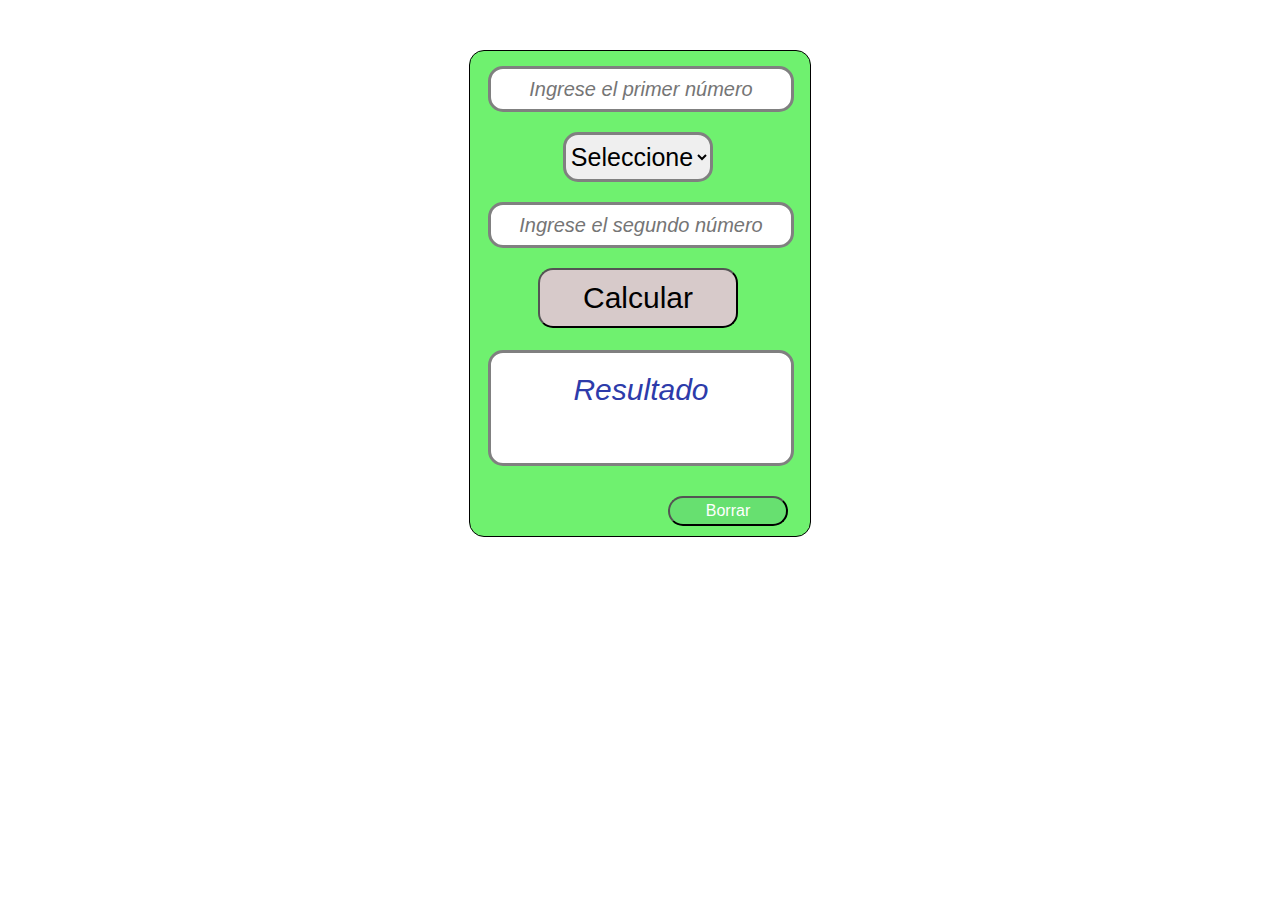
<file: calculadora/index.html>
<!DOCTYPE html>
<html lang="en">
<head>
    <meta charset="UTF-8">
    <meta name="viewport" content="width=device-width, initial-scale=1.0">
    <title>Calculadora</title>
    <link rel="stylesheet" href="styles.css">
</head>
<body>
    <main class="calculadora">
        <input id="operando1" class="operando1" type="text" placeholder="Ingrese el primer número">
        <select id="selector" class="selector" title="selector" >
            <option value="#" disabled selected>Seleccione</option>  
            <option value="suma">Sumar</option>                   
            <option value="resta">Restar</option>
            <option value="multiplicacion">Multiplicar</option>
            <option value="division">Dividir</option>
        </select>
        <input id="operando2" class="operando2" type="text" placeholder="Ingrese el segundo número">
        <button class="calcular" type="submit" onclick="main()">Calcular</button>
        <p id="resultado" class="resultado" type="button" >Resultado</p>
        <button class="borrar" type="submit" onclick="borrar()">Borrar</button>
    </main>
        <!-- javascript -->    
    <script src="app.js"></script>
</body>
</html>
</file>
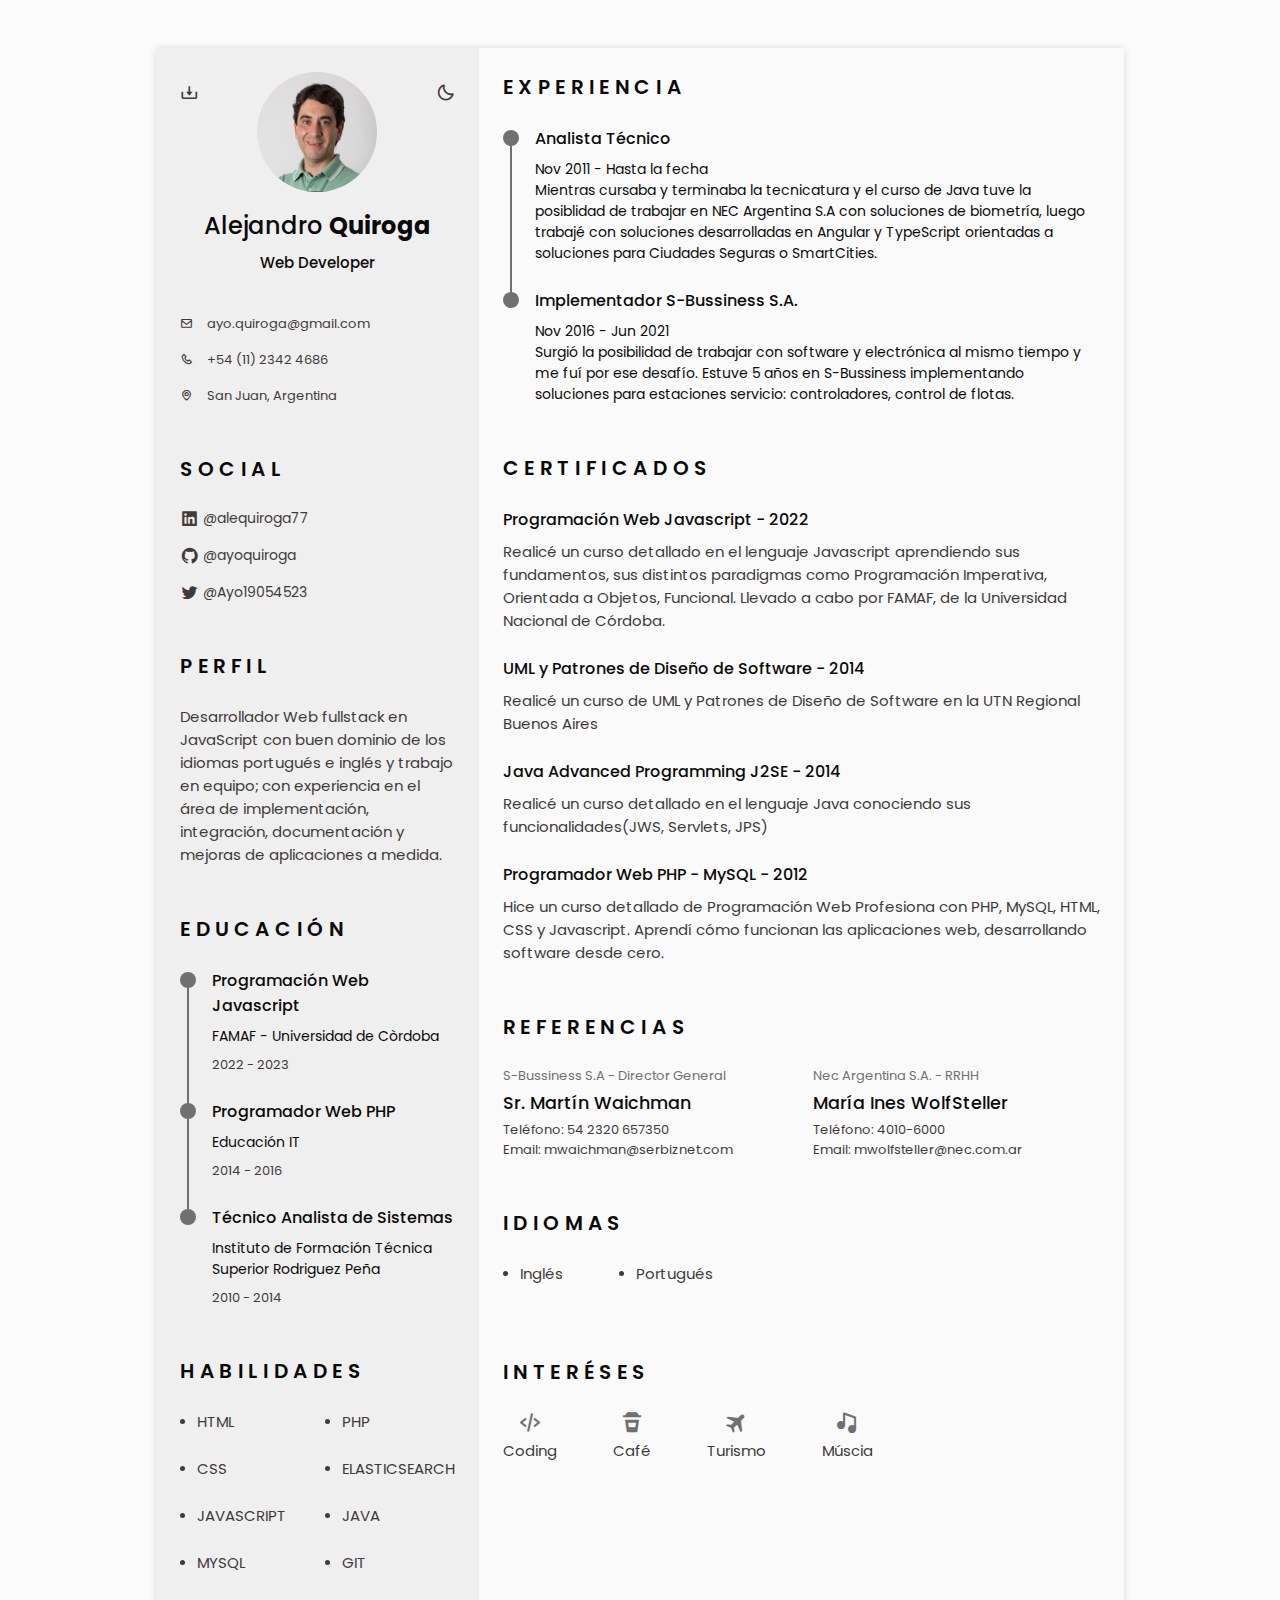
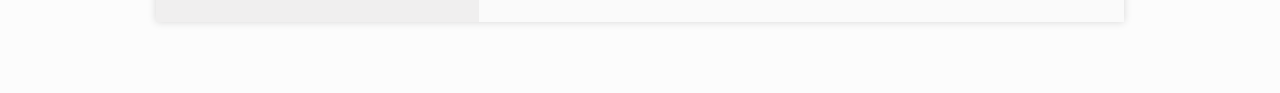
<file: src/aquirogacv/index.html>
<!DOCTYPE html>
    <html lang="en">
    <head>
        <meta charset="UTF-8">
        <meta name="viewport" content="width=device-width, initial-scale=1.0">
        <!-- BOX ICONS -->
        <link rel="stylesheet" href="https://cdn.jsdelivr.net/npm/boxicons@latest/css/boxicons.min.css">
        <!-- CSS -->
        <link rel="stylesheet" href="assets/css/styles.css">
        <!-- Favicon -->
        <link rel="icon" href="assets/img/ayoperfil.JPG"  type="image/jpg">
        <title>Alejandro Quiroga</title>
    </head>
    <body>
        <!-- HEADER -->
        <header class="l-header" id="header">
            <nav class="nav bd-container">
                <a href="#" class="nav_logo">AlejandroQuiroga</a>
                <div class="nav_menu" id="nav-menu">
                    <ul class="nav_list">
                        <li class="nav_item">
                            <a href="#home" class="nav_link active-link">
                                <i class='bx bx-home nav_icon'></i>Inicio
                            </a>
                        </li>
                        <li class="nav_item">
                            <a href="#profile" class="nav_link">
                                <i class='bx bx-user nav_icon'></i>Perfil
                            </a>
                        </li>
                        <li class="nav_item">
                            <a href="#education" class="nav_link">
                                <i class='bx bx-book nav_icon'></i>Formación
                            </a>
                        </li>
                        <li class="nav_item">
                            <a href="#skills" class="nav_link">
                                <i class='bx bx-receipt nav_icon'></i>Habilidades
                            </a>
                        </li>
                        <li class="nav_item">
                            <a href="#experience" class="nav_link">
                                <i class='bx bx-briefcase-alt nav_icon'></i>Experiencia
                            </a>
                        </li>
                        <li class="nav_item">
                            <a href="#certificate" class="nav_link">
                                <i class='bx bx-award nav_icon'></i>Certificados
                            </a>
                        </li>
                        <li class="nav_item">
                            <a href="#references" class="nav_link">
                                <i class='bx bx-link-external nav_icon'></i>Referencias
                            </a>
                        </li>
                    </ul>
                </div>
                <div class="nav_toggle" id="nav-toggle">
                    <i class='bx bx-grid-alt'></i>
                </div>
            </nav>
        </header>
        <main class="l-main bd-container">
            <!-- All elements within this div, is generated in PDF -->
            <div class="resume" id="area-cv">
                <div class="resume__left">
                    <!-- HOME -->
                    <section class="home" id="home">
                        <div class="home_containter section bd-grid">
                            <div class="home_data bd-grid">
                                <img src="assets/img/ayoperfil.JPG" alt="" class="home_img center">
                                <h1 class="home_title">Alejandro <b>Quiroga</b></h1>
                                <h3 class="home_profession">Web Developer</h3>
                                <!-- Button to generate and download the pdf. Available for desktop. -->
                                <div>
                                    <a download="" href="assets/pdf/aquiroga-resume.pdf" class="home_button-movil">Download</a>
                                </div>
                            </div>
                            <div class="home_address bd-grid">
                                <span class="home_information">
                                    <i class="bx bx-envelope"> &nbsp; </i> ayo.quiroga@gmail.com
                                </span>
                                <span class="home_information">
                                    <i class="bx bx-phone"> &nbsp; </i> +54 (11) 2342 4686
                                </span>
                                <span class="home_information">
                                    <i class="bx bx-map"> &nbsp; </i> San Juan, Argentina 
                                </span>
                            </div>
                        </div>                        
                        <!-- Theme change button -->
                        <i class="bx bx-moon change-theme" title="Theme" id="theme-button"></i>
                        <!-- Button to generate and download the pdf. Available for desktop -->
                        <i class="bx bx-download generate-pdf" title="Generate PDF" id="resume-button"></i>
                    </section>     
                    <!-- SOCIAL -->
                    <section class="social section">
                        <h2 class="section-title">SOCIAL</h2>
                        <div class="social_container bd-grid">
                            <a href="https://www.linkedin.com/in/alequiroga77/" target="_blank" class="social_link">
                                <i class="bx bxl-linkedin-square social_icon"></i> @alequiroga77
                            </a>
                            <a href="https://github.com/ayoquiroga/" target="_blank" class="social_link">
                                <i class="bx bxl-github social_icon"></i> @ayoquiroga
                            </a>
                            <a href="https://twitter.com/Ayo19054523" target="_blank" class="social_link">
                                <i class="bx bxl-twitter social_icon"></i> @Ayo19054523
                            </a>
                        </div>
                    </section>
                    <!-- PROFILE -->
                    <section class="profile section" id="profile">
                        <h2 class="section-title">Perfil</h2>
                        <p class="profile_description">
                            Desarrollador Web fullstack en JavaScript con buen dominio de los idiomas portugués e inglés y trabajo en equipo; con experiencia en el área de implementación, integración, documentación y mejoras de aplicaciones a medida.
                        </p>
                    </section
                    <!-- EDUCATION -->
                    <section class="education section" id="education">
                        <h2 class="section-title">Educación</h2>
                        <div class="education_container bd-grid">
                            <div class="education_content">
                                <div class="education_time">
                                    <span class="education_rounder"></span>
                                    <span class="education_line"></span>
                                </div>
                                <div class="education_data bd-grid">
                                    <h3 class="education_title">Programación Web Javascript</h3>
                                    <span class="education_studies">FAMAF - Universidad de Còrdoba</span>
                                    <span class="education_year">2022 - 2023</span>
                                </div>
                            </div>
                            <div class="education_content">
                                <div class="education_time">
                                    <span class="education_rounder"></span>
                                    <span class="education_line"></span>
                                </div>
                                <div class="education_data bd-grid">
                                    <h3 class="education_title">Programador Web PHP</h3>
                                    <span class="education_studies">Educación IT</span>
                                    <span class="education_year">2014 - 2016</span>
                                </div>
                            </div>
                            <div class="education_content">
                                <div class="education_time">
                                    <span class="education_rounder"></span>
                                    <!-- <span class="education_line"></span> -->
                                </div>
                                <div class="education_data bd-grid">
                                    <h3 class="education_title">Técnico Analista de Sistemas</h3>
                                    <span class="education_studies">Instituto de Formación Técnica Superior Rodriguez Peña</span>
                                    <span class="education_year">2010 - 2014</span>
                                </div>
                            </div>
                        </div>
                    </section>
                    <!-- SKILLS  -->
                    <section class="skills section" id="skills">
                        <h2 class="section-title">Habilidades</h2>
                        <div class="skills_content bd-grid">
                            <ul class="skills_data">
                                <li class="skills_name">
                                    <span class="skills_circle"></span> HTML
                                </li>
                                <li class="skills_name">
                                    <span class="skills_circle"></span> CSS
                                </li>
                                <li class="skills_name">
                                    <span class="skills_circle"></span> JAVASCRIPT
                                </li>
                                <li class="skills_name">
                                    <span class="skills_circle"></span> MYSQL
                                </li>
                            </ul>
                            <ul class="skills_data">
                                <li class="skills_name">
                                    <span class="skills_circle"></span>PHP
                                </li>
                                <li class="skills_name">
                                    <span class="skills_circle"></span>ELASTICSEARCH
                                </li>
                                <li class="skills_name">
                                    <span class="skills_circle"></span>JAVA
                                </li>
                                <li class="skills_name">
                                    <span class="skills_circle"></span>GIT
                                </li>                                
                            </ul>
                        </div>
                    </section>
                </div>
                <div class="resume__right">
                    <!-- EXPERIENCE -->
                    <section class="experience section" id="experience">
                        <h2 class="section-title">Experiencia</h2>
                        <div class="experience_container bd-grid">
                            <div class="experience_content">
                                <div class="experience_time">
                                    <span class="experience_rounder"></span>
                                    <span class="experience_line"></span>
                                </div>
                                <div class="experience_data bd-grid">
                                    <h3 class="experience_title">Analista Técnico</h3>
                                    <span class="experience_company">Nov 2011 - Hasta la fecha 
                                    <p class="experience_description">
                                        Mientras cursaba y terminaba la tecnicatura y el curso de Java tuve la posiblidad de trabajar en NEC Argentina S.A con soluciones de biometría, luego trabajé con soluciones desarrolladas en Angular y TypeScript orientadas a soluciones para Ciudades Seguras o SmartCities.
                                    </p>
                                </div>
                            </div>
                            <div class="experience_content">
                                <div class="experience_time">
                                    <span class="experience_rounder"></span>
                                    <!-- <span class="experience_line"></span> -->
                                </div>
                                <div class="experience_data bd-grid">
                                    <h3 class="experience_title">Implementador S-Bussiness S.A.</h3>
                                    <span class="experience_company">Nov 2016 - Jun 2021
                                    <p class="experience_description">
                                        Surgió la posibilidad de trabajar con software y electrónica al mismo tiempo y me fuí por ese desafío. Estuve 5 años en S-Bussiness implementando soluciones para estaciones servicio: controladores, control de flotas.   
                                    </p>
                                </div>
                            </div>
                        </div>
                    </section>
                    <!-- CERTIFICATES -->
                    <section class="certificate section" id="certificate">
                        <h2 class="section-title">Certificados</h2>
                        <div class="certificate_container bd-grid">
                            <div class="certificate_content">
                                <h3 class="certificate_title">Programación Web Javascript - 2022</h3>
                                <p class="certificate_description">
                                    Realicé un curso detallado en el lenguaje Javascript aprendiendo sus fundamentos, sus distintos paradigmas como Programación Imperativa, Orientada a Objetos, Funcional. Llevado a cabo por FAMAF, de la Universidad Nacional de Córdoba.
                                </p>
                            </div>
                            <div class="certificate_content">
                                <h3 class="certificate_title">UML y Patrones de Diseño de Software - 2014</h3>
                                <p class="certificate_description">
                                    Realicé un curso de UML y Patrones de Diseño de Software en la UTN Regional Buenos Aires
                                </p>
                            </div>
                            <div class="certificate_content">
                                <h3 class="certificate_title">Java Advanced Programming J2SE - 2014</h3>
                                <p class="certificate_description">
                                    Realicé un curso detallado en el lenguaje Java conociendo sus funcionalidades(JWS, Servlets, JPS)
                                </p>
                            </div>
                            <div class="certificate_content">
                                <h3 class="certificate_title">Programador Web PHP - MySQL - 2012</h3>
                                <p class="certificate_description">
                                    Hice un curso detallado de Programación Web Profesiona con PHP, MySQL, HTML, CSS y Javascript. Aprendí cómo funcionan las aplicaciones web, desarrollando software desde cero.
                                </p>
                            </div>
                        </div>
                    </section>
                    <!-- REFERENCES -->
                    <section class="references section" id="references">
                        <h2 class="section-title">Referencias</h2>
                        <div class="references_container bd-grid">
                            <div class="references_content bd-grid">
                                <span class="references_subtitle">S-Bussiness S.A - Director General</span>
                                <h3 class="references_title">Sr. Martín Waichman</h3>
                                <ul class="references_contact">
                                    <li>Teléfono: 54 2320 657350</li>
                                    <li>Email:  mwaichman@serbiznet.com</li>
                                </ul>
                            </div>
                            <div class="references_content bd-grid">
                                <span class="references_subtitle">Nec Argentina S.A. - RRHH</span>
                                <h3 class="references_title">María Ines WolfSteller</h3>
                                <ul class="references_contact">
                                    <li>Teléfono: 4010-6000 </li>
                                    <li>Email:  mwolfsteller@nec.com.ar</li>
                                </ul>
                            </div>
                        </div>
                    </section>
                    <!-- LANGUAGES -->
                    <section class="languages section">
                        <h2 class="section-title">Idiomas</h2>
                        <div class="languages_container">
                            <ul class="languages_content bd-grid">
                                <li class="languages_name">
                                    <span class="languages_circle"></span> Inglés
                                </li>
                                <li class="languages_name">
                                    <span class="languages_circle"></span> Portugués
                                </li>
                            </ul>
                        </div>
                    </section>                    
                    <!-- INTERESTS -->
                    <section class="interests section">
                        <h2 class="section-title">Interéses</h2>
                        <div class="interests_container bd-grid">
                            <div class="interests_content">
                                <i class='bx bx-code-alt interests_icon'></i>
                                <span class="interests_name">Coding</span>
                            </div>
                            <div class="interests_content">
                                <i class='bx bxs-coffee-togo interests_icon' ></i>
                                <span class="interests_name">Café</span>
                            </div>
                            <div class="interests_content">
                                <i class="bx bxs-plane-alt interests_icon"></i>
                                <span class="interests_name">Turismo</span>
                            </div>
                            <div class="interests_content">
                                <i class="bx bxs-music interests_icon "></i>
                                <span class="interests_name">Múscia</span>
                            </div>
                        </div>
                    </section>
                </div>
            </div>        
        </main> 
        <!-- SCROLL TOP -->
            <a href="#" class="scrolltop" id="scrolltop">
                <i class="bx bx-up-arrow-alt scrolltop_icon"></i>
            </a>
        <!-- HTML2PDF -->
        <script src="assets/js/html2pdf.bundle.min.js"></script>
        <!-- MAIN JS -->
        <script src="assets/js/main.js"></script>
    </body> <br>
</html>
</file>
<file: src/aquirogacv/assets/css/styles.css>
/* GOOGLE FONTS */
@import url('https://fonts.googleapis.com/css2?family=Poppins:wght@400;500;600&display=swap');

/* VARIABLES CSS */
:root {
  --header-height: 3rem;

  /* Colors */
  --title-color: #0b0a0a;
  --text-color: #403a3a;
  --text-color-light: #707070;
  --container-color: #fafafa;
  --container-color-alt: #f0efef;
  --body-color: #fcfcfc;

  /* Font and typography */
  --body-font: 'Poppins', sans-serif;
  --h1-font-size: 1.5rem;
  --h2-font-size: 1.25rem;
  --h3-font-size: 1rem;
  --normal-font-size: 0.938rem;
  --small-font-size: 0.875rem;
  --smaller-font-size: 0.813rem;

  /* Font weight */
  --font-medium: 500;
  --font-semi-bold: 600;

  /* Margins */
  --mb-1: 0.5rem;
  --mb-2: 1rem;
  --mb-3: 1.5rem;

  /* z index */
  --z-tooltip: 10;
  --z-fixed: 100;
}

/* BASE */
*,
::before,
::after {
  box-sizing: border-box;
}

html {
  scroll-behavior: smooth;
}

/* Variables Dark theme */
body.dark-theme{
  --title-color: #F2F2F2;
  --text-color: #BFBFBF;
  --container-color: #212121;
  --container-color-alt: #181616;
  --body-color: #2B2B2B;
}


/* Button Dark/Light */
.change-theme{
  position: absolute;
  right: 0;
  top: 2.2rem;
  display: flex;
  color: var(--text-color);
  font-size: 1.2rem;
  cursor: pointer;
}

.change-theme:hover{
  color: var(--text-color);
}
/* Font size variables to scale cv */
body.scale-cv{
  --h1-font-size: .938rem;
  --h2-font-size: .938rem;
  --h3-font-size: .875rem;
  --normal-font-size: 0.813rem;
  --small-font-size: 0.75rem;
  --smaller-font-size: 0.688rem;
}
/* Generate PDF button */
.generate-pdf{
  display: none;
  position: absolute;
  top: 2.2rem;
  left: 0;
  font-size: 1.2rem;
  color: var(--text-color);
  cursor: pointer;
}

.generate-pdf:hover{
  color: var(--title-color);
}
/* Classes modified to reduce size and print on A4 sheet */
.scale-cv .change-theme,
.scale-cv .generate-pdf{
  display: none;
}

.scale-cv .bd-container{
  max-width: 700px;
}

.scale-cv .section{
  padding: 1.5rem 0 .80rem;
}

.scale-cv .section-title{
  margin-bottom: .75rem;
}

.scale-cv .resume_left,
.scale-cv .resume_right{
  padding: 0 1rem;
}

.scale-cv .home_img{
  width: 85px;
  height: 85px;
}

.scale-cv .home_container{
  gap: 1rem;
}

.scale-cv .home_data{
  gap: .10rem;
}

.scale-cv .profile_description {
  font-size: 12px;
}

.scale-cv .home_address,
.scale-cv .social_container{
  gap: .55rem;
}

.scale-cv .home_icon,
.scale-cv .social_icon,
.scale-cv .interests_icon{
  font-size: 1rem;
}

.scale-cv .education_container,
.scale-cv .experience_container,
.scale-cv .certificate_container{
  gap: 0;
}

.scale-cv .education_time,
.scale-cv .experience_time{
  padding-right: 1rem;
}

.scale-cv .education_rounder,
.scale-cv .experience_rounder{
  width: 11px;
  height: 11px;
  margin-top: .2rem;
}

.scale-cv .education_line{
  width: 1px;
  height: 70px;
  transform: translate(5px, 0);
}

.scale-cv .education_title,
.scale-cv .education_studies{
  font-size: 12px;
}

.scale-cv .experience_line{
  width: 1px;
  height: 130px;
  transform: translate(5px, 0);
}

.scale-cv .education_data,
.scale-cv .experience_data{
  gap: .20rem;
  font-size: 12px;
}


.scale-cv .skills_name{
  margin-bottom: var(--mb-1);
  font-size: 13px;
}

.scale-cv .interests_container{
  column-gap: 1.5rem;
  font-size: 10px;
}

body {
  margin: 0 0 var(--header-height) 0;
  padding: 0;
  font-family: var(--body-font);
  font-size: var(--normal-font-size);
  background-color: var(--body-color);
  color: var(--text-color);
}

h1,
h2,
h3,
ul,
p {
  margin: 0;
}

h1,
h2,
h3 {
  color: var(--title-color);
  font-weight: var(--font-medium);
}

ul {
  padding: 0;
  list-style: none;
}

a {
  text-decoration: none;
}

img {
  max-width: 100%;
  height: auto;
}

/* CLASS CSS */
.section {
  padding: 1.5rem 0;
}

.section-title {
  font-size: var(--h2-font-size);
  color: var(--title-color);
  font-weight: var(--font-semi-bold);
  text-transform: uppercase;
  letter-spacing: 0.35rem;
  text-align: center;
  margin-bottom: var(--mb-3);
}

/* LAYOUT */
.bd-container {
  max-width: 968px;
  width: calc(100% - 3rem);
  margin-left: var(--mb-3);
  margin-right: var(--mb-3);
}

.bd-grid {
  display: grid;
  gap: 1.5rem;
}

.l-header {
  width: 100%;
  position: fixed;
  bottom: 0;
  left: 0;
  z-index: var(--z-fixed);
  background-color: var(--body-color);
  box-shadow: 0 -1px 4px rgba(0, 0, 0, 0.1);
  transition: 0.3s;
}

/* NAV */
.nav {
  height: var(--header-height);
  display: flex;
  justify-content: space-between;
  align-items: center;
}

@media screen and (max-width: 968px) {
  .nav_menu {
    position: fixed;
    bottom: -100%;
    left: 0;
    width: 100%;
    padding: 2rem 1.5rem;
    background-color: var(--body-color);
    box-shadow: 0 1px 4px rgba(0, 0, 0, .1);
    border-radius: 1rem 1rem 0 0;
    z-index: var(--z-fixed)
    transition: 0.3s;
  }

.nav_logo, .nav_toggle {
  color: var(--title-color);
  font-weight: var(--font-medium);
}

.nav_toggle{
  font-size: 1.2rem;
  cursor: pointer;
}

.nav_item {
  text-align: center;
}

.nav_list {
  display: grid;
  grid-template-columns: repeat(3, 1fr);
  gap: 2rem;
}

.nav_link{
  display: flex;
  flex-direction: column;
  font-size: var(--smaller-font-size);
  color: var(--text-color-light);
  font-weight: var(--font-medium);
}

.nav_link:hover{
  color: var(--title-color);
}

.nav_icon {
  font-size: 1.2rem;
  margin-bottom: var(--mb-1);
}

/* Show menu */
.show-menu{
  bottom: var(--header-height);
}

/* Active menu link */
.active-link{
  color: var(--title-color);
}
}
/* HOME */
.home{
  position: relative;
}
.home_container{
  gap: 3rem;
}

.home_data{
  gap: .5rem;
  text-align: center;
}

.home_img{
  width: 120px;
  height: 120px;
  margin: auto;
  border-radius: 50%;
  justify-content: center;
  margin-bottom: var(--mb-1);
}

.home_title {
  font-size: var(--h1-font-size);
}

.home_profession{
  font-size: var(--normal-font-size);
  margin-bottom: var(--mb-1);
}

.home_address{
  gap: 1rem;
}

.home_information{
  display: flex;
  align-items: center;
  font-size: var(--smaller-font-size);
}

.home_icon {
  font-size: 1.2rem;
  margin-right: 25rem;
}

.home_button-movil{
  display: inline-block;
  border: 2px solid var(--text-color);
  color: var(--title-color);
  padding: 1rem 2rem;
  border-radius: 25rem;
  transition: .3s;
  font-weight: var(--font-medium);
  margin-top: var(--mb-3);
}

.home_button-movil:hover{
  background-color: var(--text-color);
  color: var(--container-color);
}

/* SOCIAL */
.social_container{
  grid-template-columns: max-content;
  gap: 1rem;
}

.social_link{
  display: inline-flex;
  align-items: center;
  font-size: var(--small-font-size);
  color: var(--text-color);
}

.social_link:hover{
  color: var(--title-color);
}

.social_icon{
  font-size: 1.2rem;
  margin-right: .25rem;
}
/* PROFILE */
.profile_description{
  text-align: center;
}
/* EDUCATION AND EXPERIENCE */
.education_content,
.experience_content{
  display: flex;
}

.education_time,
.experience_time{
  padding-right: 1rem;
}

.education_rounder,
.experience_rounder{
  position: relative;
  display: block;
  width: 16px;
  height: 16px;
  background-color: var(--text-color-light);
  border-radius: 50%;
  margin-top: .25rem;
}

.education_line,
.experience_line{
  display: block;
  width: 2px;
  height: 110%;
  background-color: var(--text-color-light);
  transform: translate(7px, 0);
}

.education_data,
.experience_data{
  gap: .5rem;
}

.education_title,
.experience_title{
  font-size: var(--h3-font-size);
}

.education_studies,
.experience_company{
  font-size: var(--small-font-size);
  color: var(--title-color);
}

.education_year{
  font-size: var(--smaller-font-size);
}
/* SKILLS AND LANGUAGES */
.skills_content,
.languages_content{
  grid-template-columns: repeat(2, 1fr);
}

.languages_content{
  gap: 0;
}

.skills_name,
.languages_name{
  display: flex;
  align-items: center;
  margin-bottom: var(--mb-3);
}

.skills_circle,
.languages_circle{
  display: inline-block;
  width: 5px;
  height: 5px;
  background-color: var(--text-color);
  border-radius: 50%;
  margin-right: .75rem;
}
/* CERTIFICATES */
.certificate_title{
  font-size: var(--h3-font-size);
  margin-bottom: var(--mb-1);
}
/* REFERENCES */
.references_content{
  gap: .25rem;
}

.references_subtitle{
  color: var(--text-color-light);
}

.references_subtitle,
.references_contact{
  font-size: var(--smaller-font-size);
}
/* INTERESTS */
.interests_container{
  grid-template-columns: repeat(3, 1fr);
  margin-top: var(--mb-2);
}

.interests_content{
  display: flex;
  flex-direction: column;
  align-items: center;
}

.interests_icon{
  font-size: 1.5rem;
  color: var(--text-color-light);
  margin-bottom: .25rem;
}
/* Scroll top */
.scrolltop{
  position: fixed;
  right: 1rem;
  bottom: 5rem;
  display: flex;
  justify-content: center;
  align-items: center;
  padding: .3rem;
  background-color: var(--container-color-alt);
  border-radius: .4rem;
  z-index: var(--z-tooltip);
  transition: .4s;
  /* visibility: hidden; */
}

.scrolltop_icon{
  font-size: 1.2rem;
  color: var(--text-color);
}

.show-scroll{
  visibility: visible;
  bottom: 5rem;
}
/*========== MEDIA QUERIES ==========*/
/* For small devices, menu two columns */
@media screen and (max-width: 320px){
  .nav_list{
    grid-template-columns: repeat(2, 1fr);
    gap: 1rem .5rem;
  }
}


/* Classes modified for large screen size */
@media screen and (min-width: 968px){
  body{
    margin: 3rem 0;
  }

  .bd-container{
    margin: auto;
    margin-right: auto;
  }

  .l-header,
  .scrolltop{
    display: none;
  }

  .resume{
    display: grid;
    grid-template-columns: .5fr 1fr;
    background-color: var(--container-color);
    box-shadow: 0 0 8px rgba(13, 12, 12, .15);
  }

  .resume__left{
    background-color: var(--container-color-alt);
  }

  .resume__left,
  .resume__right{
    padding: 0 1.5rem;
  }

  .generate-pdf{
    display: inline-block;
  }

  .section-title,
  .profile_description{
    text-align: initial;
    gap: 0;
  }

  .home__container{
    gap: 1.5rem;
  }

  .home_button-movil{
    display: none;
  }

  .references_container{
    grid-template-columns: repeat(2, 1fr);
  }

  .languages_content{
    grid-template-columns: repeat(3, max-content);
    column-gap: 3.5rem;
  }

  .interests_container{
    grid-template-columns: repeat(4, max-content);
    column-gap: 3.5rem;
  }
}
</file>
<file: calculadora/styles.css>
/* reset de posicionamiento de la pagina */
*{
    margin: 0;
    padding: 0px;
}

/* estilo para el elemento input*/
input {
    width: 300px;
    height: 40px;
    border: grey 3px solid;
    border-radius: 15px;
    font-size: 20px;
    font-style: italic;
    text-align: center;
}

/*estilo para el elelemto p*/
p {
    margin-top: 20px;
    font-size: 30px;
    color: white;
}

/*estilo para la clase calculadora del elemento div*/
.calculadora {
    margin: auto;
    margin-top: 50px;
    border: black 1px solid;
    border-radius: 15px;;
    padding-left: 18px;
    padding-right: 2px;
    padding-top: 15px;
    width: 320px;
    height: 470px;
    background-color: rgb(111, 241, 111);
}

/*estilo para la clase selector del elemento select*/
.selector {
    margin-top: 20px;
    margin-bottom: 20px;
    margin-left: 75px;
    border-radius: 15px;
    border: grey 3px solid;
    text-align: center;
    font-size: 25px;
    height: 50px; 
    width: 150px;
}

/*estilo para la clase calcular del elemento botón calcular*/
.calcular {
    margin-top: 20px;
    margin-left: 50px;
    background-color: rgb(215, 202, 202);
    width: 200px;
    height: 60px;
    text-align: center;
    color: black;
    border-radius: 15px;
    font-size: 30px;
}

/*estilo para la clase resultado del elemento p*/
.resultado {
    margin-top: 22px;
    margin-bottom: 30px;
    border: grey 3px solid;   
    border-radius: 15px;
    background-color: rgb(255, 255, 255);
    text-align: center; 
    font-style: italic;
    font-family: Arial, Helvetica, sans-serif;
    color: rgb(45, 59, 170);
    width: 300px;
    height: 90px;
    padding-top: 20px;
}

/*estilo para la clase borrar del elemento botón borrar*/
.borrar {
    height: 30px; 
    width: 120px;
    margin-left: 180px;
    color: white;
    background-color: #0081;
    border-radius: 15px;
    font-size: medium;
}
</file>
